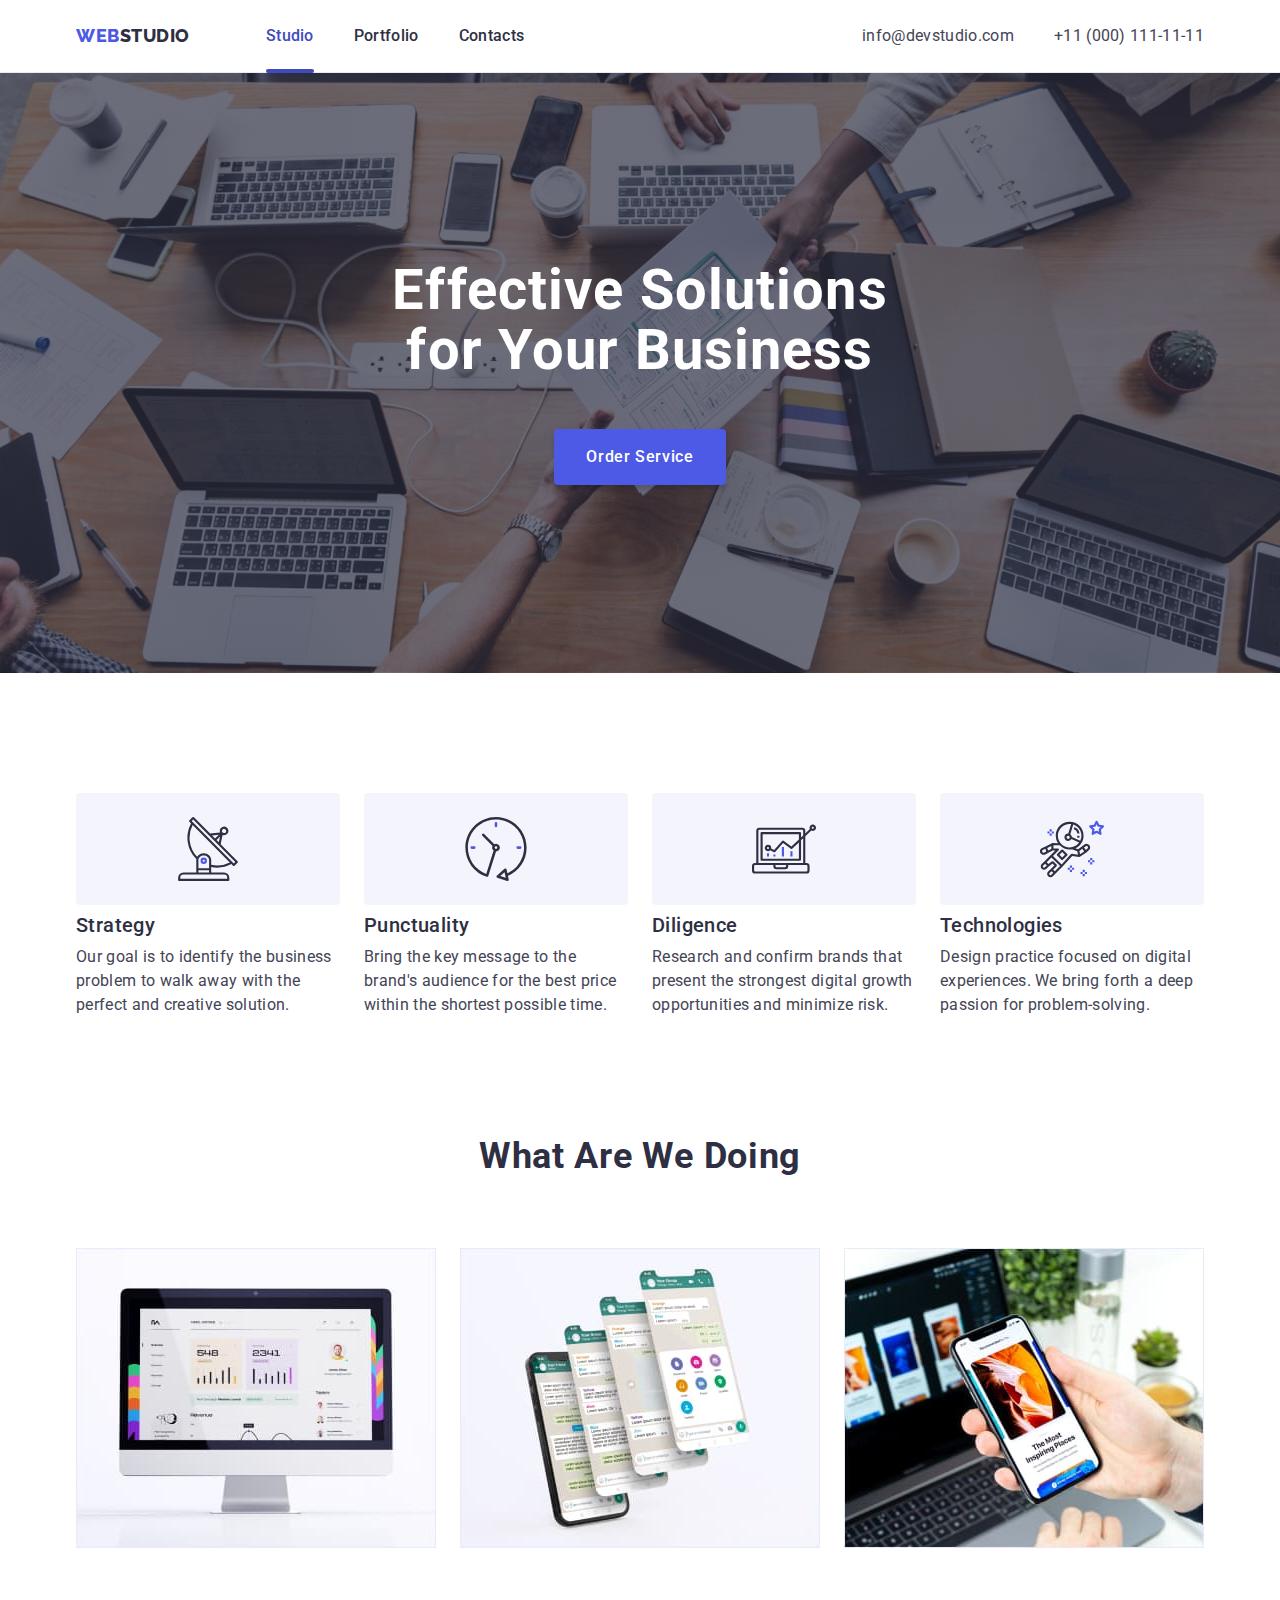
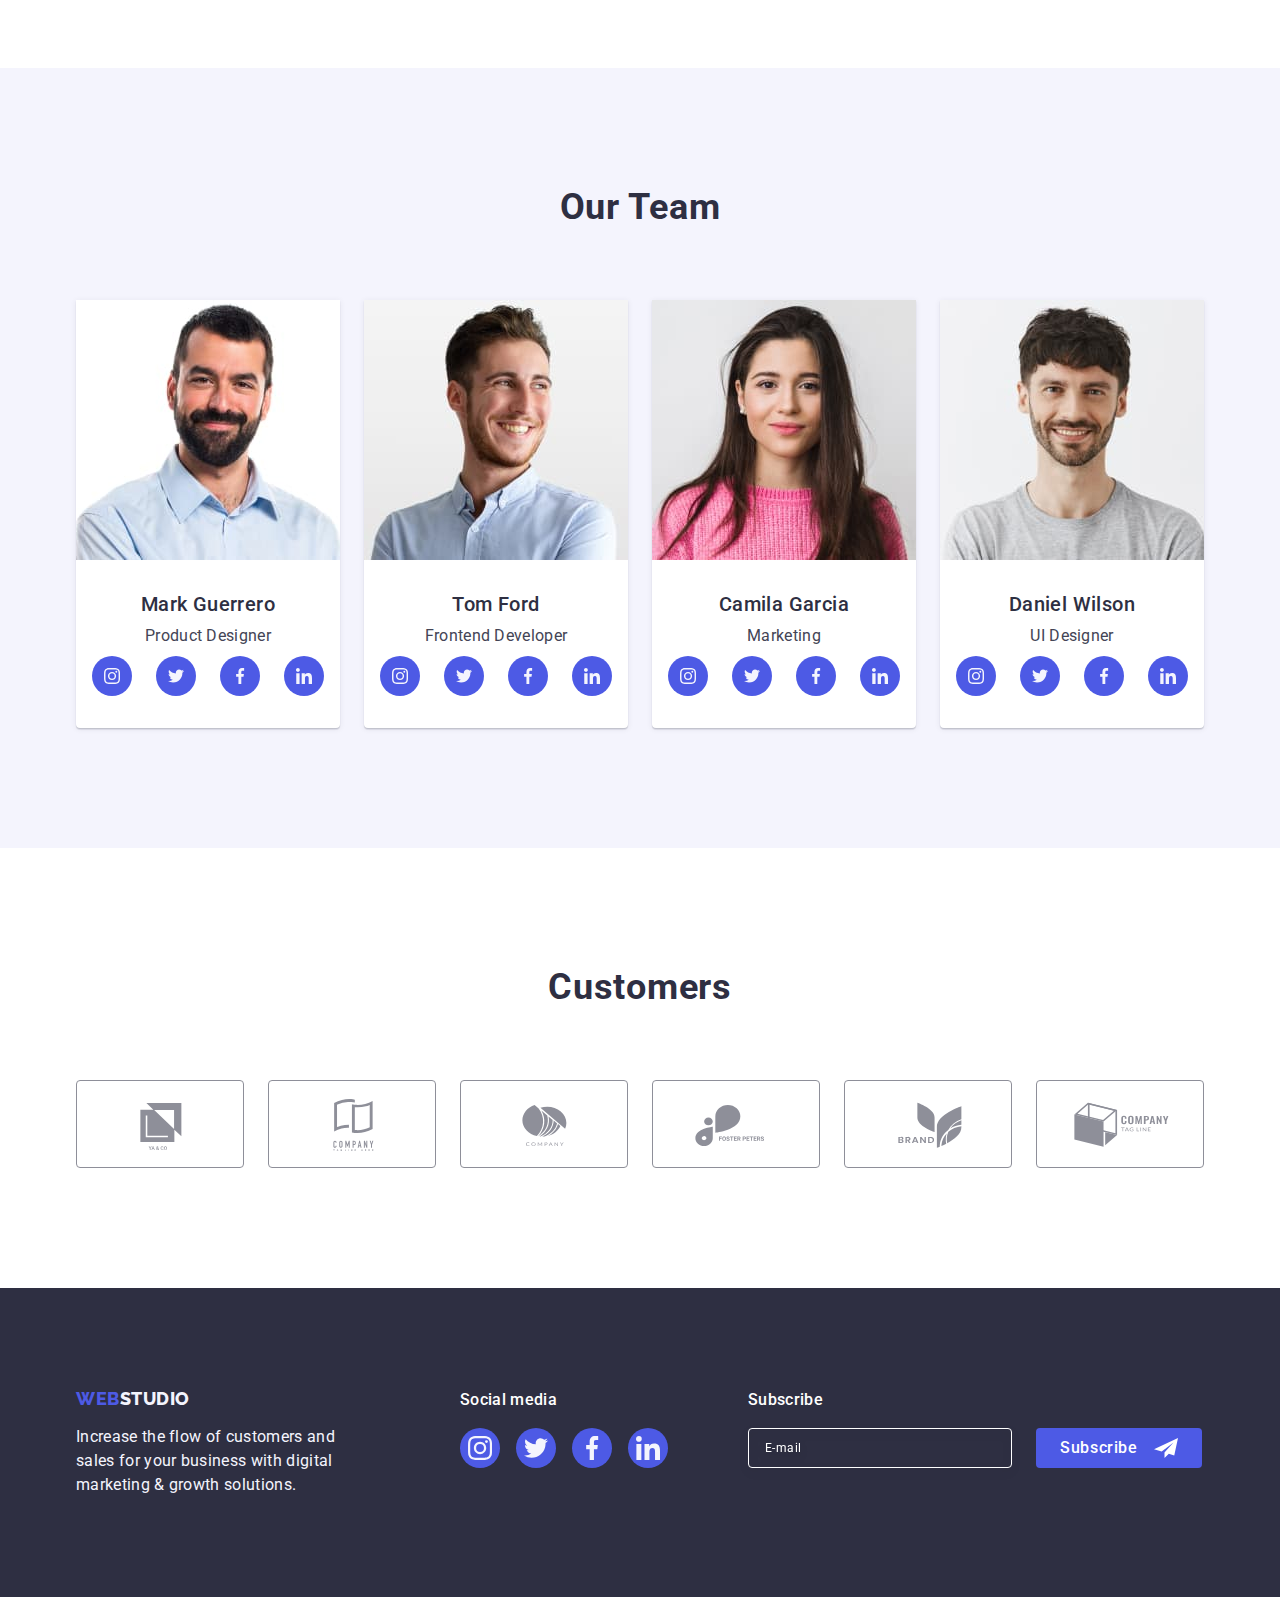
<file: index.html>
<!DOCTYPE html>
<html lang="en">
  <head>
    <meta charset="UTF-8" />
    <meta http-equiv="X-UA-Compatible" content="IE=edge" />
    <meta name="viewport" content="width=device-width, initial-scale=1.0" />
    <link rel="preconnect" href="https://fonts.googleapis.com" />
    <link rel="preconnect" href="https://fonts.gstatic.com" crossorigin />
    <link
      href="https://fonts.googleapis.com/css2?family=Raleway:wght@800&family=Roboto:wght@400;500;700;900&display=swap"
      rel="stylesheet" />
    <link
      rel="stylesheet"
      href="https://cdnjs.cloudflare.com/ajax/libs/modern-normalize/1.1.0/modern-normalize.min.css" />
    <link rel="stylesheet" href="./css/styles.css" />
    <title>WebStudio</title>
  </head>

  <!-- body -->

  <body>
    <!-- header -->

    <header class="page-header">
      <!-- main navigation -->

      <div class="container container-header">
        <nav class="navigation">
          <a href="./index.html" class="link logo">Web<span class="logo-header">Studio</span></a>
          <ul class="list nav-list">
            <li class="nav-item">
              <a href="./index.html" class="link nav-link current">Studio</a>
            </li>
            <li class="nav-item"><a href="./portfolio.html" class="link nav-link">Portfolio</a></li>
            <li class="nav-item"><a href="" class="link nav-link">Contacts</a></li>
          </ul>
        </nav>

        <!-- header contacts -->

        <address class="adr-contacts">
          <ul class="list adr-contacts-list">
            <li class="address-item">
              <a href="mailto:info@devstudio.com" class="link contacts-link">info@devstudio.com</a>
            </li>
            <li class="address-item">
              <a href="tel:+110001111111" class="link contacts-link">+11 (000) 111-11-11</a>
            </li>
          </ul>
        </address>
      </div>
    </header>

    <!-- main section -->

    <main>
      <!-- hero section -->

      <section id="hero" class="hero-section">
        <div class="container hero-container">
          <h1 class="hero-title">Effective Solutions for Your Business</h1>
          <button type="button" class="hero-btn btn" data-modal-open>Order Service</button>
        </div>
      </section>

      <!-- principles section -->

      <section id="principles" class="section">
        <div class="container">
          <h2 class="visually-hidden">Principles</h2>
          <ul class="list section-list">
            <li class="section-list-item principles-list-item">
              <div class="principles-list-icon-box">
                <svg class="principles-list-icon" width="64" height="64">
                  <use href="./images/icons.svg#icon-strategy"></use>
                </svg>
              </div>
              <h3 class="principles-item-title item-title">Strategy</h3>
              <p class="principles-item-text item-text">
                Our goal is to identify the business problem to walk away with the perfect and
                creative solution.
              </p>
            </li>

            <li class="section-list-item principles-list-item">
              <div class="principles-list-icon-box">
                <svg class="principles-list-icon" width="64" height="64">
                  <use href="./images/icons.svg#icon-punctuality"></use>
                </svg>
              </div>
              <h3 class="principles-item-title item-title">Punctuality</h3>
              <p class="principles-item-text item-text">
                Bring the key message to the brand's audience for the best price within the shortest
                possible time.
              </p>
            </li>

            <li class="section-list-item principles-list-item">
              <div class="principles-list-icon-box">
                <svg class="principles-list-icon" width="64" height="64">
                  <use href="./images/icons.svg#icon-diligence"></use>
                </svg>
              </div>
              <h3 class="principles-item-title item-title">Diligence</h3>
              <p class="principles-item-text item-text">
                Research and confirm brands that present the strongest digital growth opportunities
                and minimize risk.
              </p>
            </li>

            <li class="section-list-item principles-list-item">
              <div class="principles-list-icon-box">
                <svg class="principles-list-icon" width="64" height="64">
                  <use href="./images/icons.svg#icon-technologies"></use>
                </svg>
              </div>
              <h3 class="principles-item-title item-title">Technologies</h3>
              <p class="principles-item-text item-text">
                Design practice focused on digital experiences. We bring forth a deep passion for
                problem-solving.
              </p>
            </li>
          </ul>
        </div>
      </section>

      <!-- ourwork secion -->

      <section id="ourwork" class="ourwork-sec section">
        <div class="container">
          <h2 class="ourwork-title section-title">What are we doing</h2>
          <ul class="list section-list">
            <li class="section-list-item ourwork-list-item">
              <img
                src="./images/whatwedo/websites.jpg"
                alt="Monitor with opened website on it"
                width="360"
                height="300" />
            </li>

            <li class="section-list-item ourwork-list-item">
              <img
                src="./images/whatwedo/aplications.jpg"
                alt="Mobile phone with opened aplication"
                width="360"
                height="300" />
            </li>

            <li class="section-list-item ourwork-list-item">
              <img
                src="./images/whatwedo/mobileversions.jpg"
                alt="Laptop and phone with same opened website"
                width="360"
                height="300" />
            </li>
          </ul>
        </div>
      </section>

      <!-- team section -->

      <section id="team" class="section ourteam-sec">
        <div class="container">
          <h2 class="ourteam-title section-title">Our Team</h2>
          <ul class="list section-list">
            <li class="ourteam-item section-list-item">
              <img
                src="./images/team/markguerrero.jpg"
                alt="portret of Mark Guerrero"
                width="264"
                height="260"
                class="item-img" />
              <div class="ourteam-card-text">
                <h3 class="ourteam-item-title item-title">Mark Guerrero</h3>
                <p class="ourteam-item-text item-text">Product Designer</p>

                <!-- list of social icons -->

                <ul class="list section-list social-icons-list">
                  <li class="social-icons-list-item">
                    <a href="" class="link social-icons-link ourteam-social-icons-link">
                      <svg class="social-icons" width="16" height="16">
                        <use href="./images/icons.svg#icon-instagram"></use>
                      </svg>
                    </a>
                  </li>

                  <li class="social-icons-list-item">
                    <a href="" class="link social-icons-link ourteam-social-icons-link">
                      <svg class="social-icons" width="16" height="16">
                        <use href="./images/icons.svg#icon-twitter"></use>
                      </svg>
                    </a>
                  </li>

                  <li class="social-icons-list-item">
                    <a href="" class="link social-icons-link ourteam-social-icons-link">
                      <svg class="social-icons" width="16" height="16">
                        <use href="./images/icons.svg#icon-facebook"></use>
                      </svg>
                    </a>
                  </li>

                  <li class="social-icons-list-item">
                    <a href="" class="link social-icons-link ourteam-social-icons-link">
                      <svg class="social-icons" width="16" height="16">
                        <use href="./images/icons.svg#icon-linkedin"></use>
                      </svg>
                    </a>
                  </li>
                </ul>
              </div>
            </li>

            <li class="ourteam-item section-list-item">
              <img
                src="./images/team/tomford.jpg"
                alt="portret of Tom Ford"
                width="264"
                height="260"
                class="item-img" />
              <div class="ourteam-card-text">
                <h3 class="ourteam-item-title item-title">Tom Ford</h3>
                <p class="ourteam-item-text item-text">Frontend Developer</p>

                <!-- list of social icons -->

                <ul class="list section-list social-icons-list">
                  <li class="social-icons-list-item">
                    <a href="" class="link social-icons-link ourteam-social-icons-link">
                      <svg class="social-icons" width="16" height="16">
                        <use href="./images/icons.svg#icon-instagram"></use>
                      </svg>
                    </a>
                  </li>

                  <li class="social-icons-list-item">
                    <a href="" class="link social-icons-link ourteam-social-icons-link">
                      <svg class="social-icons" width="16" height="16">
                        <use href="./images/icons.svg#icon-twitter"></use>
                      </svg>
                    </a>
                  </li>

                  <li class="social-icons-list-item">
                    <a href="" class="link social-icons-link ourteam-social-icons-link">
                      <svg class="social-icons" width="16" height="16">
                        <use href="./images/icons.svg#icon-facebook"></use>
                      </svg>
                    </a>
                  </li>

                  <li class="social-icons-list-item">
                    <a href="" class="link social-icons-link ourteam-social-icons-link">
                      <svg class="social-icons" width="16" height="16">
                        <use href="./images/icons.svg#icon-linkedin"></use>
                      </svg>
                    </a>
                  </li>
                </ul>
              </div>
            </li>

            <li class="ourteam-item section-list-item">
              <img
                src="./images/team/camilagarcia.jpg"
                alt="portret of Camila Garcia"
                width="264"
                height="260"
                class="item-img" />
              <div class="ourteam-card-text">
                <h3 class="ourteam-item-title item-title">Camila Garcia</h3>
                <p class="ourteam-item-text item-text">Marketing</p>

                <!-- list of social icons -->

                <ul class="list section-list social-icons-list">
                  <li class="social-icons-list-item">
                    <a href="" class="link social-icons-link ourteam-social-icons-link">
                      <svg class="social-icons" width="16" height="16">
                        <use href="./images/icons.svg#icon-instagram"></use>
                      </svg>
                    </a>
                  </li>

                  <li class="social-icons-list-item">
                    <a href="" class="link social-icons-link ourteam-social-icons-link">
                      <svg class="social-icons" width="16" height="16">
                        <use href="./images/icons.svg#icon-twitter"></use>
                      </svg>
                    </a>
                  </li>

                  <li class="social-icons-list-item">
                    <a href="" class="link social-icons-link ourteam-social-icons-link">
                      <svg class="social-icons" width="16" height="16">
                        <use href="./images/icons.svg#icon-facebook"></use>
                      </svg>
                    </a>
                  </li>

                  <li class="social-icons-list-item">
                    <a href="" class="link social-icons-link ourteam-social-icons-link">
                      <svg class="social-icons" width="16" height="16">
                        <use href="./images/icons.svg#icon-linkedin"></use>
                      </svg>
                    </a>
                  </li>
                </ul>
              </div>
            </li>

            <li class="ourteam-item section-list-item">
              <img
                src="./images/team/danielwilson.jpg"
                alt="portret of Daniel Wilson"
                width="264"
                height="260"
                class="item-img" />
              <div class="ourteam-card-text">
                <h3 class="ourteam-item-title item-title">Daniel Wilson</h3>
                <p class="ourteam-item-text item-text">UI Designer</p>

                <!-- list of social icons -->

                <ul class="list section-list social-icons-list">
                  <li class="social-icons-list-item">
                    <a href="" class="link social-icons-link ourteam-social-icons-link">
                      <svg class="social-icons" width="16" height="16">
                        <use href="./images/icons.svg#icon-instagram"></use>
                      </svg>
                    </a>
                  </li>

                  <li class="social-icons-list-item">
                    <a href="" class="link social-icons-link ourteam-social-icons-link">
                      <svg class="social-icons" width="16" height="16">
                        <use href="./images/icons.svg#icon-twitter"></use>
                      </svg>
                    </a>
                  </li>

                  <li class="social-icons-list-item">
                    <a href="" class="link social-icons-link ourteam-social-icons-link">
                      <svg class="social-icons" width="16" height="16">
                        <use href="./images/icons.svg#icon-facebook"></use>
                      </svg>
                    </a>
                  </li>

                  <li class="social-icons-list-item">
                    <a href="" class="link social-icons-link ourteam-social-icons-link">
                      <svg class="social-icons" width="16" height="16">
                        <use href="./images/icons.svg#icon-linkedin"></use>
                      </svg>
                    </a>
                  </li>
                </ul>
              </div>
            </li>
          </ul>
        </div>
      </section>

      <!-- customers section -->

      <section class="section">
        <div class="container">
          <h2 class="section-title">Customers</h2>
          <ul class="list section-list customers-list">
            <li class="customers-list-item">
              <a href="" class="link customers-link">
                <svg width="104" height="56" class="customers-icon">
                  <use href="./images/icons.svg#icon-customer-one"></use>
                </svg>
              </a>
            </li>
            <li class="customers-list-item">
              <a href="" class="link customers-link">
                <svg width="104" height="56" class="customers-icon">
                  <use href="./images/icons.svg#icon-customer-two"></use>
                </svg>
              </a>
            </li>
            <li class="customers-list-item">
              <a href="" class="link customers-link">
                <svg width="104" height="56" class="customers-icon">
                  <use href="./images/icons.svg#icon-customer-three"></use>
                </svg>
              </a>
            </li>
            <li class="customers-list-item">
              <a href="" class="link customers-link">
                <svg width="104" height="56" class="customers-icon">
                  <use href="./images/icons.svg#icon-customer-four"></use>
                </svg>
              </a>
            </li>
            <li class="customers-list-item">
              <a href="" class="link customers-link">
                <svg width="104" height="56" class="customers-icon">
                  <use href="./images/icons.svg#icon-customer-five"></use>
                </svg>
              </a>
            </li>
            <li class="customers-list-item">
              <a href="" class="link customers-link">
                <svg width="104" height="56" class="customers-icon">
                  <use href="./images/icons.svg#icon-customer-six"></use>
                </svg>
              </a>
            </li>
          </ul>
        </div>
      </section>
    </main>

    <!-- main section end -->

    <!-- footer -->

    <footer class="page-footer">
      <div class="container footer-container">
        <div class="logo-footer-box">
          <a href="./index.html" class="link logo logo-footer"
            >Web<span class="logo-footer-text">Studio</span></a
          >
          <p class="footer-text">
            Increase the flow of customers and sales for your business with digital marketing &
            growth solutions.
          </p>
        </div>
        <div>
          <p class="footer-subtitles">Social media</p>
          <ul class="list social-icons-footer-list">
            <li class="social-icons-list-item">
              <a href="" class="link social-icons-link footer-social-icons-link">
                <svg class="social-icons" width="24" height="24">
                  <use href="./images/icons.svg#icon-instagram"></use>
                </svg>
              </a>
            </li>

            <li class="social-icons-list-item">
              <a href="" class="link social-icons-link footer-social-icons-link">
                <svg class="social-icons" width="24" height="24">
                  <use href="./images/icons.svg#icon-twitter"></use>
                </svg>
              </a>
            </li>

            <li class="social-icons-list-item">
              <a href="" class="link social-icons-link footer-social-icons-link">
                <svg class="social-icons" width="24" height="24">
                  <use href="./images/icons.svg#icon-facebook"></use>
                </svg>
              </a>
            </li>

            <li class="social-icons-list-item">
              <a href="" class="link social-icons-link footer-social-icons-link">
                <svg class="social-icons" width="24" height="24">
                  <use href="./images/icons.svg#icon-linkedin"></use>
                </svg>
              </a>
            </li>
          </ul>
        </div>
        <div class="fotter-subscribe-cont">
          <p class="footer-subtitles">Subscribe</p>
          <form class="footer-form-subscribe">
            <label class="footer-form-label">
              <input
                name="subscribe-client-email"
                type="email"
                placeholder="E-mail"
                class="subscribe-email-input" />
            </label>
            <button type="submit" class="footer-subscribe-btn btn">
              Subscribe
              <svg width="24" height="24" class="footer-subscribe-btn-icon">
                <use href="./images/icons.svg#icon-subscribe"></use>
              </svg>
            </button>
          </form>
        </div>
      </div>
    </footer>

    <!-- modal window -->
    <div class="backdrop is-hidden" data-modal>
      <div class="modal">
        <button type="button" class="modal-close-btn btn" data-modal-close>
          <svg class="modal-close-btn-icon" width="8" height="8">
            <use href="./images/icons.svg#icon-close-modal"></use>
          </svg>
        </button>

        <p class="modal-text">Leave your contacts and we will call you back</p>

        <form class="modal-form">
          <div class="modal-form-wrapper">
            <label for="user-name" class="modal-inputs-label">Name</label>
            <div class="modal-input-wrapper">
              <input type="text" name="user-name" id="user-name" class="modal-input" />
              <svg class="modal-input-icon" width="18" height="24">
                <use href="./images/icons.svg#icon-name"></use>
              </svg>
            </div>
          </div>

          <div class="modal-form-wrapper">
            <label for="user-phone" class="modal-inputs-label">Phone</label>
            <div class="modal-input-wrapper">
              <input type="tel" name="user-phone" id="user-phone" class="modal-input" />
              <svg class="modal-input-icon" width="18" height="24">
                <use href="./images/icons.svg#icon-phone"></use>
              </svg>
            </div>
          </div>

          <div class="modal-form-wrapper">
            <label for="user-email" class="modal-inputs-label">Email</label>
            <div class="modal-input-wrapper">
              <input type="email" name="user-email" id="user-email" class="modal-input" />
              <svg class="modal-input-icon" width="18" height="24">
                <use href="./images/icons.svg#icon-email"></use>
              </svg>
            </div>
          </div>

          <div class="modal-textarea-wrapper">
            <label for="user-comment" class="modal-inputs-label">Comment</label>
            <textarea
              name="user-comment"
              placeholder="Text input"
              class="modal-textarea modal-input"
              id="user-comment"></textarea>
          </div>

          <div class="modal-checkbox-wrapper">
            <input
              type="checkbox"
              id="user-privacy"
              name="user-privacy"
              value="true"
              class="visually-hidden modal-checkbox-input" />
            <label for="user-privacy" class="modal-checkbox-label">
              <span class="modal-checkbox-container">
                <svg class="modal-checkbox-icon" width="10" height="8">
                  <use href="./images/icons.svg#icon-modal-checked"></use>
                </svg>
              </span>
              I accept the terms and conditions of the
              <a href="" class="modal-checkbox-link modal-checkbox-text">Privacy Policy</a>
            </label>
          </div>

          <button type="submit" class="modal-button-submit btn">Send</button>
        </form>
      </div>
    </div>

    <!-- body section end-->
    <script src="./js/modal.js"></script>
  </body>
</html>
</file>
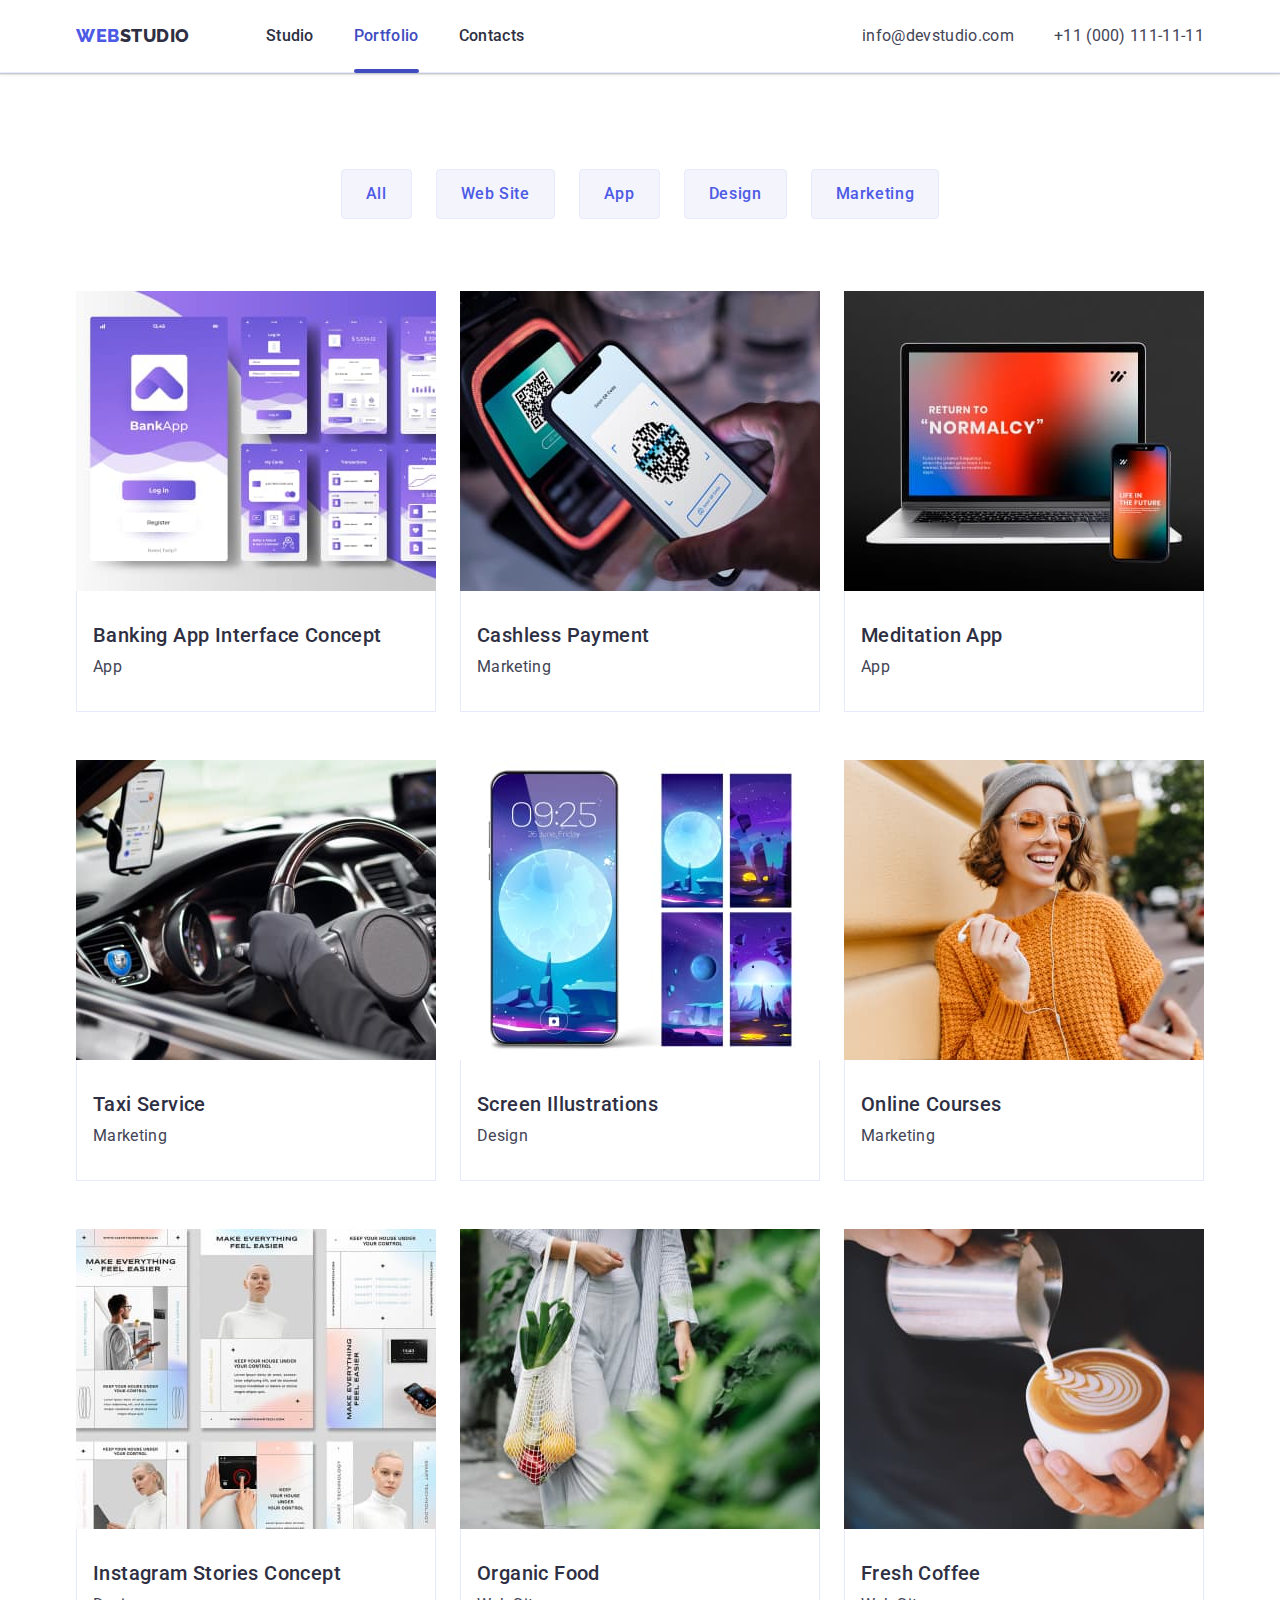
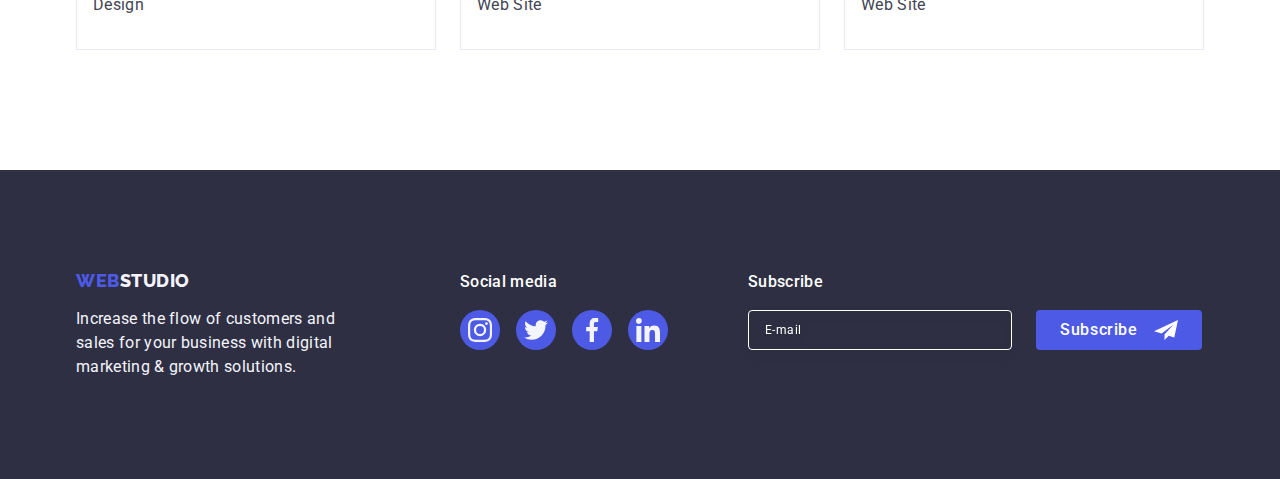
<file: portfolio.html>
<!DOCTYPE html>
<html lang="en">
  <head>
    <meta charset="UTF-8" />
    <meta http-equiv="X-UA-Compatible" content="IE=edge" />
    <meta name="viewport" content="width=device-width, initial-scale=1.0" />
    <link rel="preconnect" href="https://fonts.googleapis.com" />
    <link rel="preconnect" href="https://fonts.gstatic.com" crossorigin />
    <link
      href="https://fonts.googleapis.com/css2?family=Raleway:wght@800&family=Roboto:wght@400;500;700;900&display=swap"
      rel="stylesheet" />
    <link
      rel="stylesheet"
      href="https://cdnjs.cloudflare.com/ajax/libs/modern-normalize/1.1.0/modern-normalize.min.css" />
    <link rel="stylesheet" href="./css/styles.css" />
    <title>Portfolio</title>
  </head>
  <!-- body -->
  <body>
    <!-- header -->
    <header class="page-header">
      <!-- main navigation -->
      <div class="container container-header">
        <nav class="navigation">
          <a href="./index.html" class="link logo">Web<span class="logo-header">Studio</span></a>
          <ul class="list nav-list">
            <li class="nav-item">
              <a href="./index.html" class="link nav-link">Studio</a>
            </li>
            <li class="nav-item">
              <a href="./portfolio.html" class="link nav-link current">Portfolio</a>
            </li>
            <li class="nav-item"><a href="" class="link nav-link">Contacts</a></li>
          </ul>
        </nav>
        <!-- header contacts -->
        <address class="adr-contacts">
          <ul class="list adr-contacts-list">
            <li class="address-item">
              <a href="mailto:info@devstudio.com" class="link contacts-link">info@devstudio.com</a>
            </li>
            <li class="address-item">
              <a href="tel:+110001111111" class="link contacts-link">+11 (000) 111-11-11</a>
            </li>
          </ul>
        </address>
      </div>
    </header>
    <!-- main section -->
    <main>
      <section id="portfolio" class="portfolio-section">
        <div class="container">
          <h1 class="visually-hidden">Portfolio</h1>

          <!-- Portfolio button list -->

          <ul class="list filter-btn-list">
            <li class="section-list-item">
              <button type="button" class="filter-btn btn">All</button>
            </li>

            <li class="section-list-item">
              <button type="button" class="filter-btn btn">Web Site</button>
            </li>

            <li class="section-list-item">
              <button type="button" class="filter-btn btn">App</button>
            </li>

            <li class="section-list-item">
              <button type="button" class="filter-btn btn">Design</button>
            </li>

            <li class="section-list-item">
              <button type="button" class="filter-btn btn">Marketing</button>
            </li>
          </ul>

          <!-- Portfolio cards -->

          <ul class="list portfolio-list">
            <li class="portfolio-list-item">
              <a href="" class="link portfolio-list-link">
                <div class="portfolio-img-thumb">
                  <img
                    src="./images/portfolio/bankingapp.jpg"
                    alt="Seveal windows of online banking app"
                    width="360"
                    height="300"
                    class="item-img" />
                  <p class="portfolio-img-thumb-text">
                    14 Stylish and User-Friendly App Design Concepts · Task Manager App · Calorie
                    Tracker App · Exotic Fruit Ecommerce App · Cloud Storage App
                  </p>
                </div>
                <div class="portfolio-card-text">
                  <h2 class="portfolio-item-title item-title">Banking App Interface Concept</h2>
                  <p class="portfolio-item-text item-text">App</p>
                </div>
              </a>
            </li>

            <li class="portfolio-list-item">
              <a href="" class="link portfolio-list-link">
                <div class="portfolio-img-thumb">
                  <img
                    src="./images/portfolio/cashlesspayment.jpg"
                    alt="Smartphone scan QR code from terminal"
                    width="360"
                    height="300"
                    class="item-img" />
                  <p class="portfolio-img-thumb-text">
                    14 Stylish and User-Friendly App Design Concepts · Task Manager App · Calorie
                    Tracker App · Exotic Fruit Ecommerce App · Cloud Storage App
                  </p>
                </div>
                <div class="portfolio-card-text">
                  <h2 class="portfolio-item-title item-title">Cashless Payment</h2>
                  <p class="portfolio-item-text item-text">Marketing</p>
                </div>
              </a>
            </li>

            <li class="portfolio-list-item">
              <a href="" class="link portfolio-list-link">
                <div class="portfolio-img-thumb">
                  <img
                    src="./images/portfolio/meditationapp.jpg"
                    alt="On the screen of laptop website
            with title Return to normalcy"
                    width="360"
                    height="300"
                    class="item-img" />
                  <p class="portfolio-img-thumb-text">
                    14 Stylish and User-Friendly App Design Concepts · Task Manager App · Calorie
                    Tracker App · Exotic Fruit Ecommerce App · Cloud Storage App
                  </p>
                </div>
                <div class="portfolio-card-text">
                  <h2 class="portfolio-item-title item-title">Meditation App</h2>
                  <p class="portfolio-item-text item-text">App</p>
                </div>
              </a>
            </li>

            <li class="portfolio-list-item">
              <a href="" class="link portfolio-list-link">
                <div class="portfolio-img-thumb">
                  <img
                    src="./images/portfolio/taxiservice.jpg"
                    alt="Driver drive a car and use taxi app"
                    width="360"
                    height="300"
                    class="item-img" />
                  <p class="portfolio-img-thumb-text">
                    14 Stylish and User-Friendly App Design Concepts · Task Manager App · Calorie
                    Tracker App · Exotic Fruit Ecommerce App · Cloud Storage App
                  </p>
                </div>
                <div class="portfolio-card-text">
                  <h2 class="portfolio-item-title item-title">Taxi Service</h2>
                  <p class="portfolio-item-text item-text">Marketing</p>
                </div>
              </a>
            </li>

            <li class="portfolio-list-item">
              <a href="" class="link portfolio-list-link">
                <div class="portfolio-img-thumb">
                  <img
                    src="./images/portfolio/screenillustrations.jpg"
                    alt="5 scrrenn of smartpone with different illustrations"
                    width="360"
                    height="300"
                    class="item-img" />
                  <p class="portfolio-img-thumb-text">
                    14 Stylish and User-Friendly App Design Concepts · Task Manager App · Calorie
                    Tracker App · Exotic Fruit Ecommerce App · Cloud Storage App
                  </p>
                </div>
                <div class="portfolio-card-text">
                  <h2 class="portfolio-item-title item-title">Screen Illustrations</h2>
                  <p class="portfolio-item-text item-text">Design</p>
                </div>
              </a>
            </li>

            <li class="portfolio-list-item">
              <a href="" class="link portfolio-list-link">
                <div class="portfolio-img-thumb">
                  <img
                    src="./images/portfolio/onlinecourses.jpg"
                    alt="Women listen and wath some course throght smartphone"
                    width="360"
                    height="300"
                    class="item-img" />
                  <p class="portfolio-img-thumb-text">
                    14 Stylish and User-Friendly App Design Concepts · Task Manager App · Calorie
                    Tracker App · Exotic Fruit Ecommerce App · Cloud Storage App
                  </p>
                </div>
                <div class="portfolio-card-text">
                  <h2 class="portfolio-item-title item-title">Online Courses</h2>
                  <p class="portfolio-item-text item-text">Marketing</p>
                </div>
              </a>
            </li>

            <li class="portfolio-list-item">
              <a href="" class="link portfolio-list-link">
                <div class="portfolio-img-thumb">
                  <img
                    src="./images/portfolio/instagramstories.jpg"
                    alt="Several examples of Instagram stories concept"
                    width="360"
                    height="300"
                    class="item-img" />
                  <p class="portfolio-img-thumb-text">
                    14 Stylish and User-Friendly App Design Concepts · Task Manager App · Calorie
                    Tracker App · Exotic Fruit Ecommerce App · Cloud Storage App
                  </p>
                </div>
                <div class="portfolio-card-text">
                  <h2 class="portfolio-item-title item-title">Instagram Stories Concept</h2>
                  <p class="portfolio-item-text item-text">Design</p>
                </div>
              </a>
            </li>

            <li class="portfolio-list-item">
              <a href="" class="link portfolio-list-link">
                <div class="portfolio-img-thumb">
                  <img
                    src="./images/portfolio/organicfood.jpg"
                    alt="Women carry some vegetables in eco bag"
                    width="360"
                    height="300"
                    class="item-img" />
                  <p class="portfolio-img-thumb-text">
                    14 Stylish and User-Friendly App Design Concepts · Task Manager App · Calorie
                    Tracker App · Exotic Fruit Ecommerce App · Cloud Storage App
                  </p>
                </div>
                <div class="portfolio-card-text">
                  <h2 class="portfolio-item-title item-title">Organic Food</h2>
                  <p class="portfolio-item-text item-text">Web Site</p>
                </div>
              </a>
            </li>

            <li class="portfolio-list-item">
              <a href="" class="link portfolio-list-link">
                <div class="portfolio-img-thumb">
                  <img
                    src="./images/portfolio/freshcoffee.jpg"
                    alt="Barista pour milk into cup of coffee"
                    width="360"
                    height="300"
                    class="item-img" />
                  <p class="portfolio-img-thumb-text">
                    14 Stylish and User-Friendly App Design Concepts · Task Manager App · Calorie
                    Tracker App · Exotic Fruit Ecommerce App · Cloud Storage App
                  </p>
                </div>
                <div class="portfolio-card-text">
                  <h2 class="portfolio-item-title item-title">Fresh Coffee</h2>
                  <p class="portfolio-item-text item-text">Web Site</p>
                </div>
              </a>
            </li>
          </ul>
        </div>
      </section>
    </main>
    <!-- main section end -->
    <!-- footer -->
    <footer class="page-footer">
      <div class="container footer-container">
        <div class="logo-footer-box">
          <a href="./index.html" class="link logo logo-footer"
            >Web<span class="logo-footer-text">Studio</span></a
          >
          <p class="footer-text">
            Increase the flow of customers and sales for your business with digital marketing &
            growth solutions.
          </p>
        </div>
        <div>
          <p class="footer-subtitles">Social media</p>
          <ul class="list social-icons-footer-list">
            <li class="social-icons-list-item">
              <a href="" class="link social-icons-link footer-social-icons-link">
                <svg class="social-icons" width="24" height="24">
                  <use href="./images/icons.svg#icon-instagram"></use>
                </svg>
              </a>
            </li>

            <li class="social-icons-list-item">
              <a href="" class="link social-icons-link footer-social-icons-link">
                <svg class="social-icons" width="24" height="24">
                  <use href="./images/icons.svg#icon-twitter"></use>
                </svg>
              </a>
            </li>

            <li class="social-icons-list-item">
              <a href="" class="link social-icons-link footer-social-icons-link">
                <svg class="social-icons" width="24" height="24">
                  <use href="./images/icons.svg#icon-facebook"></use>
                </svg>
              </a>
            </li>

            <li class="social-icons-list-item">
              <a href="" class="link social-icons-link footer-social-icons-link">
                <svg class="social-icons" width="24" height="24">
                  <use href="./images/icons.svg#icon-linkedin"></use>
                </svg>
              </a>
            </li>
          </ul>
        </div>
        <div class="fotter-subscribe-cont">
          <p class="footer-subtitles">Subscribe</p>
          <form class="footer-form-subscribe">
            <label class="footer-form-label">
              <input
                name="subscribe-client-email"
                type="email"
                placeholder="E-mail"
                class="subscribe-email-input" />
            </label>
            <button type="submit" class="footer-subscribe-btn btn">
              Subscribe
              <svg width="24" height="24" class="footer-subscribe-btn-icon">
                <use href="./images/icons.svg#icon-subscribe"></use>
              </svg>
            </button>
          </form>
        </div>
      </div>
    </footer>
    <!-- body section end-->
  </body>
</html>
</file>
<file: css/styles.css>
:root {
  --primary-white-color: #ffffff;
  --accent-dark-color: #2e2f42;
  --brand-color: #4d5ae5;
  --secondary-brand-color: #404bbf;
  --text-color: #434455;
  --light-text-color: #f4f4fd;
  --border-color: #e7e9fc;
  --customers-icon-color: #8e8f99;

  --text-font-size: 16px;
  --primary-font-weight: 500;
  --primary-letter-spacing: 0.02em;
  --column-gap: 24px;

  --transition-duration: 250ms;
  --primary-cubic-bezier: cubic-bezier(0.4, 0, 0.2, 1);
}

h1,
h2,
h3,
h4,
p {
  margin-top: 0;
  margin-bottom: 0;
}

ul {
  margin-top: 0;
  margin-bottom: 0;
  padding-left: 0;
}

img {
  display: block;
}

body {
  background-color: var(--primary-white-color);
  font-family: "Roboto", sans-serif;
  color: var(--text-color);
}

/* ================== general ================== */

.list {
  list-style: none;
}

.visually-hidden {
  position: absolute;
  width: 1px;
  height: 1px;
  margin: -1px;
  border: 0;
  padding: 0;
  white-space: nowrap;
  clip-path: inset(100%);
  clip: rect(0 0 0 0);
  overflow: hidden;
}

.link {
  text-decoration: none;
  font-style: normal;
  color: inherit;
}

.btn {
  cursor: pointer;
  font-weight: var(--primary-font-weight);
  font-size: var(--text-font-size);
  line-height: 1.5;
  border: 1px solid transparent;
  border-radius: 4px;

  transition: background-color var(--transition-duration) var(--primary-cubic-bezier);
}

.btn:hover,
.btn:focus {
  background-color: var(--secondary-brand-color);
}

.container {
  width: 1158px;
  margin-left: auto;
  margin-right: auto;
  padding-left: 15px;
  padding-right: 15px;
}

.section {
  padding-top: 120px;
  padding-bottom: 120px;
}

.section-list {
  display: flex;
  gap: var(--column-gap);
}

.item-title {
  margin-bottom: 8px;

  font-weight: var(--primary-font-weight);
  font-size: 20px;
  line-height: 1.2;
  letter-spacing: var(--primary-letter-spacing);
  color: var(--accent-dark-color);
}

.item-text {
  font-size: var(--text-font-size);
  line-height: 1.5;
  letter-spacing: var(--primary-letter-spacing);
}

/* ================== header ================== */

.page-header {
  border-bottom: 1px solid var(--border-color);
  box-shadow: 0px 2px 1px rgba(46, 47, 66, 0.08), 0px 1px 1px rgba(46, 47, 66, 0.16),
    0px 1px 6px rgba(46, 47, 66, 0.08);
}

.logo {
  margin-right: 76px;

  color: var(--brand-color);
  font-family: "Raleway", sans-serif;
  font-weight: 800;
  font-size: 18px;
  line-height: 1.17;
  letter-spacing: 0.03em;
  text-transform: uppercase;
}

.logo-header {
  color: var(--accent-dark-color);
}

/* ================== navigation ================== */

.nav-link,
.contacts-link {
  display: block;
  padding-top: 24px;
  padding-bottom: 24px;

  color: var(--accent-dark-color);
  font-size: var(--text-font-size);
  line-height: 1.5;
  letter-spacing: var(--primary-letter-spacing);

  transition: color var(--transition-duration) var(--primary-cubic-bezier);
}

.nav-link {
  font-weight: var(--primary-font-weight);
}

.nav-link:hover,
.nav-link:focus,
.contacts-link:hover,
.contacts-link:focus {
  color: var(--secondary-brand-color);
}

.nav-list,
.adr-contacts-list {
  display: flex;
  gap: 40px;
}

.navigation {
  display: flex;
  align-items: center;
}

.current {
  position: relative;
  color: var(--secondary-brand-color);
}

.current::after {
  position: absolute;
  left: 0;
  bottom: -1px;

  content: "";
  display: block;
  width: 100%;
  height: 4px;
  border-radius: 2px;
  background-color: var(--secondary-brand-color);
}

/* ================== contacts ================== */

.adr-contacts {
  font-style: normal;
}

.contacts-link {
  color: inherit;
}

.container-header {
  display: flex;
  justify-content: space-between;
  align-items: center;
}

/* ================== main page ================== */

/* ================== hero section ================== */

.hero-section {
  padding-top: 188px;
  padding-bottom: 188px;
  max-width: 1440px;
  margin: 0 auto;

  background-color: var(--accent-dark-color);
  background-image: linear-gradient(rgba(46, 47, 66, 0.7), rgba(46, 47, 66, 0.7)),
    url(../images/hero-bg-img.jpg);
  background-position: center;
  background-repeat: no-repeat;
  background-size: cover;
}

.hero-title {
  margin-bottom: 48px;
  margin-left: auto;
  margin-right: auto;
  max-width: 496px;
  text-align: center;

  font-size: 56px;
  line-height: 1.07;
  letter-spacing: var(--primary-letter-spacing);
  color: var(--primary-white-color);
}

.hero-btn {
  display: block;
  margin-left: auto;
  margin-right: auto;
  padding: 16px 32px;
  min-width: 169px;
  height: 56px;

  border: none;
  background-color: var(--brand-color);
  box-shadow: 0px 4px 4px rgba(0, 0, 0, 0.15);
  border-radius: 4px;

  letter-spacing: 0.04em;
  color: var(--primary-white-color);
  text-align: center;
}

/* ================== principles section ================== */
.principles-list-item {
  flex-basis: calc((100% - 3 * 24px) / 4);
}

.principles-list-icon-box {
  display: flex;
  justify-content: center;
  align-items: center;
  height: 112px;
  background-color: var(--light-text-color);
  border-radius: 4px;
  margin-bottom: 8px;
}

/* ================== our work section ================== */

.ourwork-sec {
  padding-top: 0px;
}

.section-title {
  margin-bottom: 72px;

  font-size: 36px;
  line-height: 1.1;
  letter-spacing: var(--primary-letter-spacing);
  text-transform: capitalize;
  color: var(--accent-dark-color);
  text-align: center;
}

/* ================== our team section ================== */

.ourteam-sec {
  background-color: var(--light-text-color);
}

.ourwork-list-item {
  flex-basis: calc((100% - 48px) / 3);
}

.ourteam-item {
  flex-basis: calc((100% - 3 * 24px) / 4);

  background-color: var(--primary-white-color);
  box-shadow: 0px 1px 6px rgba(46, 47, 66, 0.08), 0px 1px 1px rgba(46, 47, 66, 0.16),
    0px 2px 1px rgba(46, 47, 66, 0.08);
  border-radius: 0px 0px 4px 4px;
  text-align: center;
}

.ourteam-card-text {
  padding: 32px 0;
}

.ourteam-social-icons-link {
  transition: background-color var(--transition-duration) var(--primary-cubic-bezier);
}

.ourteam-social-icons-link:hover,
.ourteam-social-icons-link:focus {
  background-color: var(--secondary-brand-color);
}

/* ================== social icons ================== */

.social-icons-list {
  margin-top: 8px;
  justify-content: center;
}

.social-icons-list-item {
  width: 40px;
  height: 40px;
}

.social-icons-link {
  display: flex;
  width: 100%;
  height: 100%;
  justify-content: center;
  align-items: center;
  background-color: var(--brand-color);
  border-radius: 50%;
}

.social-icons {
  fill: var(--light-text-color);
}

/* ================== customers ================== */

.customers-list-item {
  width: calc((100% - 120px) / 6);
  height: 88px;
}

.customers-link {
  display: flex;
  align-items: center;
  justify-content: center;
  width: 100%;
  height: 100%;
  border: 1px solid var(--customers-icon-color);
  color: var(--customers-icon-color);
  border-radius: 4px;

  transition: border-color var(--transition-duration) var(--primary-cubic-bezier),
    color var(--transition-duration) var(--primary-cubic-bezier);
}

.customers-link:hover,
.customers-link:focus {
  border-color: var(--secondary-brand-color);
  color: var(--secondary-brand-color);
}

.customers-icon {
  fill: currentColor;
}

/* ================== main page end ================== */

/* ================== footer ================== */

.page-footer {
  background-color: var(--accent-dark-color);
  padding-top: 100px;
  padding-bottom: 100px;
}

.footer-container {
  display: flex;
  align-items: baseline;
}

.logo-footer {
  display: inline-block;
  margin-bottom: 16px;
}

.logo-footer-text {
  color: var(--light-text-color);
}

.footer-text {
  max-width: 264px;
  font-size: var(--text-font-size);
  line-height: 1.5;
  letter-spacing: var(--primary-letter-spacing);
  color: var(--light-text-color);
}

.logo-footer-box {
  margin-right: 120px;
}

.footer-subtitles,
.modal-text {
  margin-bottom: 16px;

  font-weight: 500;
  font-size: 16px;
  line-height: 1.5;
  letter-spacing: 0.02em;
  color: var(--primary-white-color);
}

.social-icons-footer-list {
  display: flex;
  gap: 16px;
}

.footer-social-icons-link {
  transition: background-color var(--transition-duration) var(--primary-cubic-bezier);
}

.footer-social-icons-link:hover,
.footer-social-icons-link:focus {
  background-color: #31d0aa;
}

.fotter-subscribe-cont {
  margin-left: 80px;
}

.footer-form-subscribe {
  display: flex;
  /* gap: 24px; */
}

.footer-form-label {
  margin-right: 24px;
}

.subscribe-email-input {
  width: 264px;
  height: 40px;
  padding: 8px 16px;

  font-size: 12px;
  line-height: 1.5;
  letter-spacing: 0.04em;
  color: var(--primary-white-color);

  border: 1px solid var(--primary-white-color);
  filter: drop-shadow(0px 4px 4px rgba(0, 0, 0, 0.15));
  border-radius: 4px;
  background-color: transparent;
}

.subscribe-email-input::placeholder {
  color: inherit;
}

.footer-subscribe-btn {
  min-width: 165px;
  display: flex;
  /* gap: 16px; */
  justify-content: center;
  align-items: center;
  padding: 8px 24px;
  background-color: var(--brand-color);
  border: none;

  font-weight: 500;
  font-size: 16px;
  line-height: 1.5;
  letter-spacing: 0.04em;
  color: var(--primary-white-color);
}

.footer-subscribe-btn-icon {
  margin-left: 16px;
}

/* ================== modal window ================== */

.backdrop {
  position: fixed;
  z-index: 100;
  top: 0;
  left: 0;

  width: 100%;
  height: 100%;
  background-color: rgba(46, 47, 66, 0.4);

  transition: opacity var(--transition-duration) var(--primary-cubic-bezier),
    visibility var(--transition-duration) var(--primary-cubic-bezier);
}

.backdrop.is-hidden {
  visibility: hidden;
  opacity: 0;
  pointer-events: none;
}

.modal {
  position: absolute;
  width: 408px;
  min-height: 576px;
  top: 50%;
  left: 50%;
  transform: translate(-50%, -50%);

  padding: 72px 24px 24px;
  background: #fcfcfc;
  box-shadow: 0px 1px 1px rgba(0, 0, 0, 0.14), 0px 1px 3px rgba(0, 0, 0, 0.12),
    0px 2px 1px rgba(0, 0, 0, 0.2);
  border-radius: 4px;

  transition: transform var(--transition-duration) var(--primary-cubic-bezier);
}

.backdrop.is-hidden .modal {
  transform: scale(0.9) translate(-50%, -50%);
}

.modal-close-btn {
  position: absolute;
  top: 24px;
  right: 24px;

  display: flex;
  justify-content: center;
  align-items: center;
  width: 24px;
  height: 24px;
  padding: 0;

  background: #e7e9fc;
  border: 1px solid rgba(0, 0, 0, 0.1);
  border-radius: 50%;

  transition: border var(--transition-duration) var(--primary-cubic-bezier);
}

.modal-close-btn:hover,
.modal-close-btn:focus {
  border: none;
}

.modal-close-btn-icon {
  fill: var(--accent-dark-color);
  transition: fill var(--transition-duration) var(--primary-cubic-bezier);
}

.modal-close-btn:hover .modal-close-btn-icon,
.modal-close-btn:focus .modal-close-btn-icon {
  fill: var(--primary-white-color);
}

/* ============= Modal form ==================== */

.modal-form {
  display: flex;
  flex-direction: column;
}

.modal-text {
  text-align: center;
  color: var(--accent-dark-color);
}

.modal-form-wrapper {
  margin-bottom: 8px;
}

.modal-inputs-label {
  display: block;
  margin-bottom: 4px;

  font-size: 12px;
  line-height: 1.17;
  letter-spacing: 0.04em;
  color: var(--customers-icon-color);
}

.modal-input-wrapper {
  position: relative;
}

.modal-input {
  width: 100%;
  height: 40px;

  border: 1px solid rgba(46, 47, 66, 0.2);
  border-radius: 4px;
  padding-left: 38px;
  background-color: transparent;
  outline: transparent;

  transition: border-color var(--transition-duration) var(--primary-cubic-bezier);
}

.modal-input:focus {
  border-color: var(--brand-color);
}

.modal-input-icon {
  position: absolute;
  left: 16px;
  top: 50%;

  transform: translateY(-50%);
  transition: fill var(--transition-duration) var(--primary-cubic-bezier);
}

.modal-input:focus + .modal-input-icon {
  fill: var(--brand-color);
}

.modal-textarea-wrapper {
  margin-bottom: 16px;
}

.modal-textarea {
  height: 120px;
  padding: 8px 16px;
  resize: none;

  font-size: 12px;
  line-height: 1.17;
  letter-spacing: 0.04em;
  color: rgba(46, 47, 66, 0.4);
}

.modal-textarea::placeholder {
  font-size: 12px;
  line-height: 1.17;
  letter-spacing: 0.04em;
  color: rgba(46, 47, 66, 0.4);
}

.modal-checkbox-wrapper {
  margin-bottom: 24px;
}

.modal-checkbox-label {
  font-size: 12px;
  line-height: 1.17;
  letter-spacing: 0.04em;
  color: var(--customers-icon-color);
}

.modal-checkbox-link {
  color: var(--brand-color);
}

.modal-checkbox-container {
  display: inline-flex;
  justify-content: center;
  align-items: center;
  margin-right: 8px;
  cursor: pointer;
  width: 16px;
  height: 16px;
  border: 1px solid var(--accent-dark-color);
  border-radius: 2px;
  fill: transparent;
}

.modal-checkbox-input:checked + .modal-checkbox-label .modal-checkbox-container {
  background-color: var(--secondary-brand-color);
  border: none;
  border-color: var(--secondary-brand-color);
  fill: var(--primary-white-color);
}

.modal-button-submit {
  min-width: 169px;
  height: 56px;
  padding: 16px 32px;
  align-self: center;

  letter-spacing: 0.04em;
  background-color: var(--brand-color);
  color: var(--primary-white-color);
  border: none;
}

/* ================== portfolio page ================== */

.portfolio-section {
  padding-top: 96px;
  padding-bottom: 120px;
}

.filter-btn-list {
  display: flex;
  justify-content: center;
  gap: var(--column-gap);
  margin-bottom: 72px;
}

.filter-btn {
  padding: 12px 24px;

  background-color: var(--light-text-color);
  border: 1px solid var(--border-color);
  border-radius: 4px;
  text-align: center;
  letter-spacing: 0.04em;
  color: var(--brand-color);

  transition: background-color var(--transition-duration) var(--primary-cubic-bezier),
    border-color var(--transition-duration) var(--primary-cubic-bezier),
    box-shadow var(--transition-duration) var(--primary-cubic-bezier),
    color var(--transition-duration) var(--primary-cubic-bezier);
}

.filter-btn:hover,
.filter-btn:focus {
  background-color: #404bbf;
  border-color: transparent;
  box-shadow: 0px 3px 1px rgba(0, 0, 0, 0.1), 0px 2px 1px rgba(0, 0, 0, 0.08),
    0px 2px 2px rgba(0, 0, 0, 0.12);
  color: var(--primary-white-color);
}

.portfolio-list {
  display: flex;
  flex-wrap: wrap;
  column-gap: var(--column-gap);
  row-gap: 48px;
}

.portfolio-list-item {
  flex-basis: calc((100% - 48px) / 3);
}

.portfolio-card-text {
  padding: 32px 16px;
  background: var(--primary-white-color);
  border: 1px solid var(--border-color);
  border-top: none;

  transition: border var(--transition-duration) var(--primary-cubic-bezier);
}

.portfolio-list-link {
  display: block;

  transition: box-shadow var(--transition-duration) var(--primary-cubic-bezier);
}

.portfolio-list-link:hover,
.portfolio-list-link:focus {
  box-shadow: 0px 1px 6px rgba(46, 47, 66, 0.08), 0px 1px 1px rgba(46, 47, 66, 0.16),
    0px 2px 1px rgba(46, 47, 66, 0.08);
}

.portfolio-list-link:hover .portfolio-card-text,
.portfolio-list-link:focus .portfolio-card-text {
  border: 1px solid var(--light-text-color);
  border-top: none;
}

.portfolio-img-thumb {
  overflow: hidden;
  position: relative;
}

.portfolio-img-thumb-text {
  position: absolute;
  top: 0;
  left: 0;
  width: 100%;
  height: 100%;

  padding: 40px 32px;
  font-size: 16px;
  line-height: 1.5;
  letter-spacing: 0.02em;
  color: var(--light-text-color);
  background-color: var(--brand-color);

  transform: translateY(100%);

  transition: transform var(--transition-duration) var(--primary-cubic-bezier);
}

.portfolio-list-link:hover .portfolio-img-thumb-text,
.portfolio-list-link:focus .portfolio-img-thumb-text {
  transform: translateY(0%);
}
</file>
